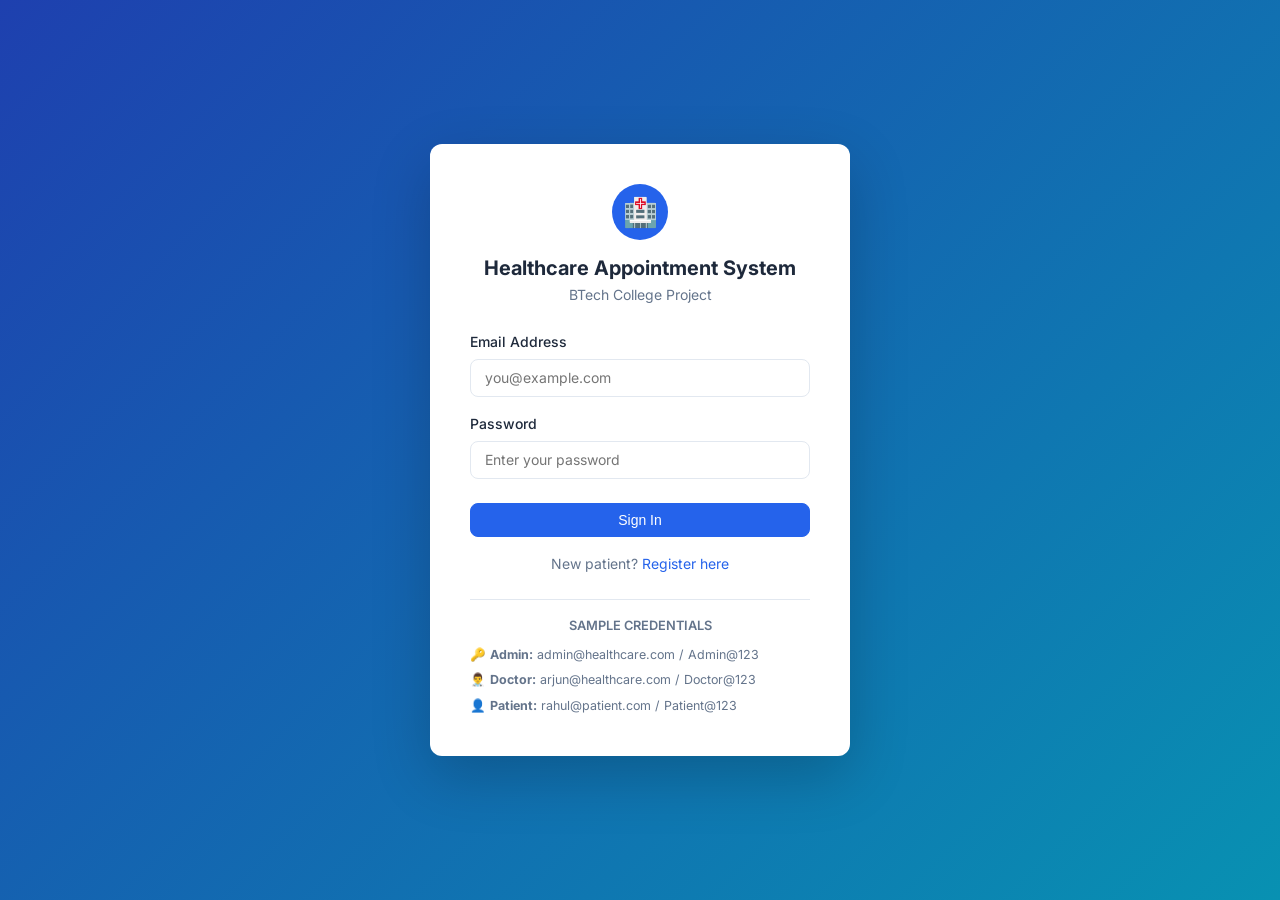
<file: HealthcareApp.Web/index.html>
<!DOCTYPE html>
<html lang="en">
<head>
  <meta charset="UTF-8">
  <meta name="viewport" content="width=device-width, initial-scale=1.0">
  <title>Login — Healthcare Appointment System</title>
  <meta name="description" content="Login to Healthcare Appointment Management System">
  <link rel="stylesheet" href="css/styles.css">
</head>
<body>
  <div class="auth-page">
    <div class="auth-card">
      <div class="auth-logo">
        <div class="logo-icon">🏥</div>
        <h1>Healthcare Appointment System</h1>
        <p>BTech College Project</p>
      </div>

      <div id="alert-box" class="alert alert-danger hidden"></div>

      <form id="login-form">
        <div class="form-group">
          <label for="email">Email Address</label>
          <input type="email" id="email" class="form-control" placeholder="you@example.com" required autocomplete="email">
        </div>
        <div class="form-group">
          <label for="password">Password</label>
          <input type="password" id="password" class="form-control" placeholder="Enter your password" required autocomplete="current-password">
        </div>
        <button type="submit" id="btn-login" class="btn btn-primary btn-full" style="margin-top:0.5rem">
          Sign In
        </button>
      </form>

      <p class="text-center mt-2 text-muted">
        New patient? <a href="register.html">Register here</a>
      </p>

      <div style="margin-top:1.5rem; padding-top:1rem; border-top:1px solid var(--border);">
        <p class="text-muted text-center mb-1" style="font-size:0.8rem; font-weight:600">SAMPLE CREDENTIALS</p>
        <div style="display:grid; gap:0.35rem; font-size:0.78rem; color:var(--text-muted);">
          <div>🔑 <strong>Admin:</strong> admin@healthcare.com / Admin@123</div>
          <div>👨‍⚕️ <strong>Doctor:</strong> arjun@healthcare.com / Doctor@123</div>
          <div>👤 <strong>Patient:</strong> rahul@patient.com / Patient@123</div>
        </div>
      </div>
    </div>
  </div>

  <script src="js/api.js"></script>
  <script>
    // Redirect if already logged in
    if (getToken()) {
        const role = getRole();
        if (role === 'Admin')   window.location.href = '/admin/dashboard.html';
        else if (role === 'Doctor')  window.location.href = '/doctor/dashboard.html';
        else                         window.location.href = '/patient/dashboard.html';
    }

    document.getElementById('login-form').addEventListener('submit', async (e) => {
        e.preventDefault();
        const btn     = document.getElementById('btn-login');
        const alertBox = document.getElementById('alert-box');
        alertBox.classList.add('hidden');
        btn.textContent = 'Signing in...';
        btn.disabled = true;

        try {
            const data = await Auth.login(
                document.getElementById('email').value,
                document.getElementById('password').value
            );
            saveAuth(data);
            // Redirect by role
            if (data.role === 'Admin')  window.location.href = '/admin/dashboard.html';
            else if (data.role === 'Doctor') window.location.href = '/doctor/dashboard.html';
            else                              window.location.href = '/patient/dashboard.html';
        } catch (err) {
            alertBox.textContent = err.message;
            alertBox.classList.remove('hidden');
            btn.textContent = 'Sign In';
            btn.disabled = false;
        }
    });
  </script>
</body>
</html>
</file>
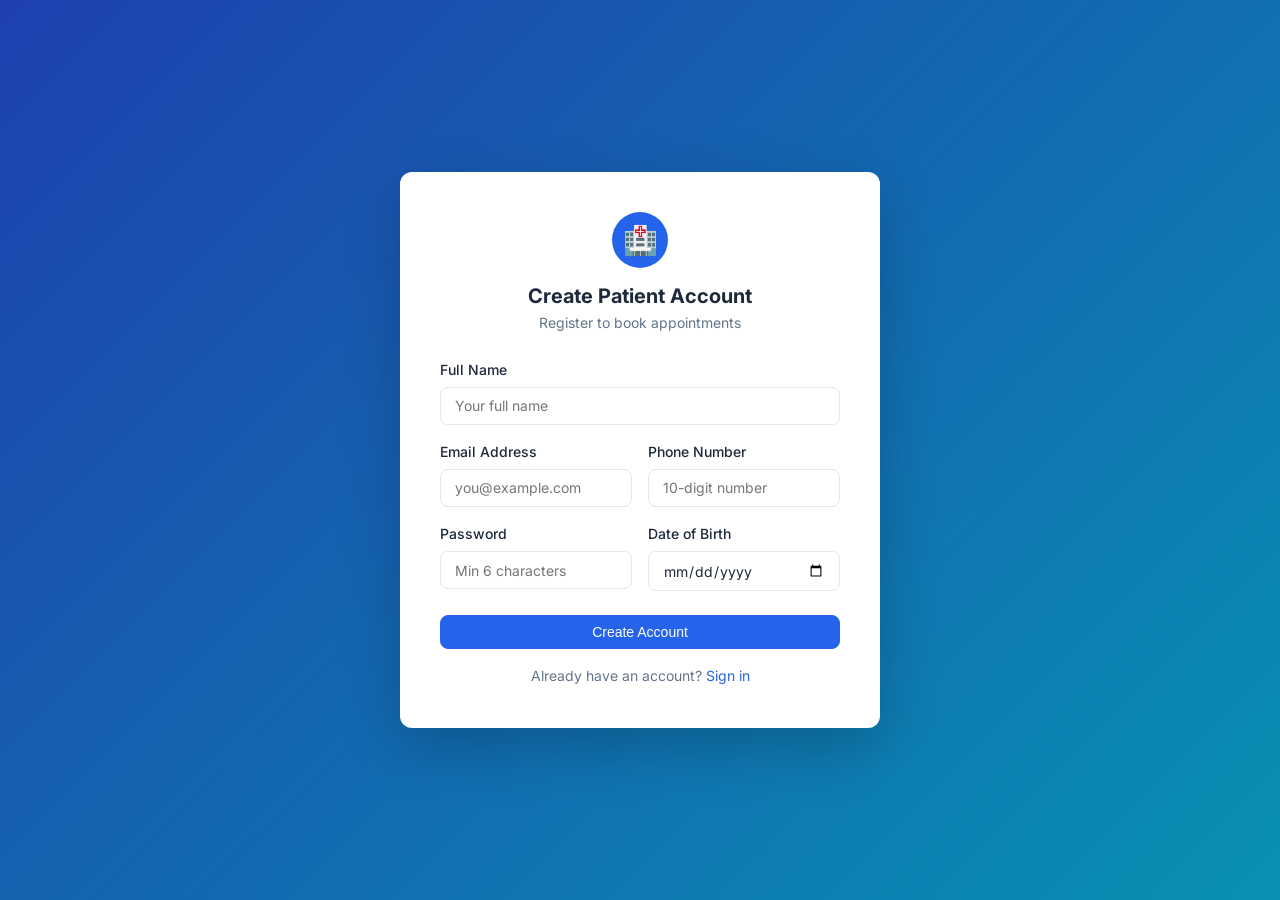
<file: HealthcareApp.Web/register.html>
<!DOCTYPE html>
<html lang="en">
<head>
  <meta charset="UTF-8">
  <meta name="viewport" content="width=device-width, initial-scale=1.0">
  <title>Register — Healthcare Appointment System</title>
  <meta name="description" content="Register as a new patient">
  <link rel="stylesheet" href="css/styles.css">
</head>
<body>
  <div class="auth-page">
    <div class="auth-card" style="max-width:480px">
      <div class="auth-logo">
        <div class="logo-icon">🏥</div>
        <h1>Create Patient Account</h1>
        <p>Register to book appointments</p>
      </div>

      <div id="alert-box" class="alert alert-danger hidden"></div>

      <form id="register-form">
        <div class="form-group">
          <label for="fullName">Full Name</label>
          <input type="text" id="fullName" class="form-control" placeholder="Your full name" required>
        </div>
        <div class="form-row">
          <div class="form-group">
            <label for="email">Email Address</label>
            <input type="email" id="email" class="form-control" placeholder="you@example.com" required>
          </div>
          <div class="form-group">
            <label for="phone">Phone Number</label>
            <input type="tel" id="phone" class="form-control" placeholder="10-digit number">
          </div>
        </div>
        <div class="form-row">
          <div class="form-group">
            <label for="password">Password</label>
            <input type="password" id="password" class="form-control" placeholder="Min 6 characters" required>
          </div>
          <div class="form-group">
            <label for="dob">Date of Birth</label>
            <input type="date" id="dob" class="form-control">
          </div>
        </div>
        <button type="submit" id="btn-register" class="btn btn-primary btn-full" style="margin-top:0.5rem">
          Create Account
        </button>
      </form>

      <p class="text-center mt-2 text-muted">
        Already have an account? <a href="index.html">Sign in</a>
      </p>
    </div>
  </div>

  <script src="js/api.js"></script>
  <script>
    if (getToken()) window.location.href = '/patient/dashboard.html';

    document.getElementById('register-form').addEventListener('submit', async (e) => {
        e.preventDefault();
        const btn      = document.getElementById('btn-register');
        const alertBox = document.getElementById('alert-box');
        alertBox.classList.add('hidden');
        btn.textContent = 'Creating account...';
        btn.disabled = true;

        const dto = {
            fullName:    document.getElementById('fullName').value,
            email:       document.getElementById('email').value,
            password:    document.getElementById('password').value,
            phone:       document.getElementById('phone').value || null,
            dateOfBirth: document.getElementById('dob').value || null,
        };

        try {
            const data = await Auth.register(dto);
            saveAuth(data);
            window.location.href = '/patient/dashboard.html';
        } catch (err) {
            alertBox.textContent = err.message;
            alertBox.classList.remove('hidden');
            btn.textContent = 'Create Account';
            btn.disabled = false;
        }
    });
  </script>
</body>
</html>
</file>
<file: HealthcareApp.Web/css/styles.css>
/* ================================================================
   Healthcare Appointment Management System - Global Styles
   ================================================================ */

@import url('https://fonts.googleapis.com/css2?family=Inter:wght@300;400;500;600;700&display=swap');

/* ── CSS Variables ─────────────────────────────────────────────── */
:root {
  --primary:      #2563eb;
  --primary-dark: #1d4ed8;
  --primary-light:#dbeafe;
  --secondary:    #0891b2;
  --success:      #16a34a;
  --warning:      #d97706;
  --danger:       #dc2626;
  --text:         #1e293b;
  --text-muted:   #64748b;
  --bg:           #f1f5f9;
  --white:        #ffffff;
  --border:       #e2e8f0;
  --shadow:       0 1px 3px rgba(0,0,0,0.1), 0 1px 2px rgba(0,0,0,0.06);
  --shadow-md:    0 4px 6px rgba(0,0,0,0.07), 0 2px 4px rgba(0,0,0,0.06);
  --radius:       8px;
  --radius-lg:    12px;
  --sidebar-w:    240px;
}

/* ── Reset ─────────────────────────────────────────────────────── */
*, *::before, *::after { box-sizing: border-box; margin: 0; padding: 0; }
html { font-size: 16px; }
body {
  font-family: 'Inter', system-ui, sans-serif;
  background: var(--bg);
  color: var(--text);
  line-height: 1.6;
  min-height: 100vh;
}
a { color: var(--primary); text-decoration: none; }
a:hover { text-decoration: underline; }
img { max-width: 100%; }
ul { list-style: none; }

/* ── Auth Pages (Login / Register) ─────────────────────────────── */
.auth-page {
  display: flex;
  align-items: center;
  justify-content: center;
  min-height: 100vh;
  background: linear-gradient(135deg, #1e40af 0%, #0891b2 100%);
  padding: 1rem;
}

.auth-card {
  background: var(--white);
  border-radius: var(--radius-lg);
  padding: 2.5rem;
  width: 100%;
  max-width: 420px;
  box-shadow: 0 20px 60px rgba(0,0,0,0.2);
}

.auth-logo {
  text-align: center;
  margin-bottom: 1.5rem;
}
.auth-logo .logo-icon {
  width: 56px;
  height: 56px;
  background: var(--primary);
  border-radius: 50%;
  display: flex;
  align-items: center;
  justify-content: center;
  margin: 0 auto 0.75rem;
  font-size: 1.75rem;
}
.auth-logo h1 {
  font-size: 1.25rem;
  font-weight: 700;
  color: var(--text);
}
.auth-logo p {
  font-size: 0.875rem;
  color: var(--text-muted);
}

/* ── Layout: Sidebar + Content ─────────────────────────────────── */
.layout {
  display: flex;
  min-height: 100vh;
}

.sidebar {
  width: var(--sidebar-w);
  background: var(--white);
  border-right: 1px solid var(--border);
  display: flex;
  flex-direction: column;
  position: fixed;
  top: 0; left: 0; bottom: 0;
  z-index: 100;
  box-shadow: var(--shadow-md);
}

.sidebar-logo {
  padding: 1.25rem 1.5rem;
  border-bottom: 1px solid var(--border);
  display: flex;
  align-items: center;
  gap: 0.75rem;
}
.sidebar-logo .logo-icon {
  width: 36px;
  height: 36px;
  background: var(--primary);
  border-radius: 8px;
  display: flex;
  align-items: center;
  justify-content: center;
  font-size: 1.1rem;
  color: white;
  flex-shrink: 0;
}
.sidebar-logo span {
  font-size: 0.9rem;
  font-weight: 700;
  color: var(--text);
  line-height: 1.2;
}

.sidebar-user {
  padding: 1rem 1.5rem;
  border-bottom: 1px solid var(--border);
  background: var(--primary-light);
}
.sidebar-user .user-name {
  font-size: 0.875rem;
  font-weight: 600;
  color: var(--primary-dark);
}
.sidebar-user .user-role {
  font-size: 0.75rem;
  color: var(--text-muted);
  text-transform: capitalize;
}

.sidebar-nav {
  flex: 1;
  padding: 0.75rem 0;
  overflow-y: auto;
}
.nav-item {
  display: flex;
  align-items: center;
  gap: 0.75rem;
  padding: 0.625rem 1.5rem;
  color: var(--text-muted);
  font-size: 0.875rem;
  font-weight: 500;
  cursor: pointer;
  transition: all 0.15s;
  border-left: 3px solid transparent;
  text-decoration: none;
}
.nav-item:hover {
  color: var(--primary);
  background: var(--primary-light);
  text-decoration: none;
}
.nav-item.active {
  color: var(--primary);
  background: var(--primary-light);
  border-left-color: var(--primary);
}
.nav-item .icon { font-size: 1.1rem; width: 20px; text-align: center; }

.sidebar-footer {
  padding: 1rem 1.5rem;
  border-top: 1px solid var(--border);
}
.btn-logout {
  display: flex;
  align-items: center;
  gap: 0.5rem;
  color: var(--danger);
  font-size: 0.875rem;
  font-weight: 500;
  cursor: pointer;
  background: none;
  border: none;
  padding: 0;
  width: 100%;
}
.btn-logout:hover { opacity: 0.8; }

.main-content {
  margin-left: var(--sidebar-w);
  flex: 1;
  display: flex;
  flex-direction: column;
}

.topbar {
  background: var(--white);
  border-bottom: 1px solid var(--border);
  padding: 1rem 1.5rem;
  display: flex;
  align-items: center;
  justify-content: space-between;
}
.topbar h2 {
  font-size: 1.1rem;
  font-weight: 600;
  color: var(--text);
}
.topbar .breadcrumb {
  font-size: 0.8rem;
  color: var(--text-muted);
}

.content-area {
  flex: 1;
  padding: 1.5rem;
}

/* ── Cards ─────────────────────────────────────────────────────── */
.card {
  background: var(--white);
  border-radius: var(--radius-lg);
  border: 1px solid var(--border);
  box-shadow: var(--shadow);
}
.card-header {
  padding: 1rem 1.25rem;
  border-bottom: 1px solid var(--border);
  display: flex;
  align-items: center;
  justify-content: space-between;
}
.card-header h3 { font-size: 1rem; font-weight: 600; }
.card-body { padding: 1.25rem; }

/* Stat Cards */
.stats-grid {
  display: grid;
  grid-template-columns: repeat(auto-fill, minmax(200px, 1fr));
  gap: 1rem;
  margin-bottom: 1.5rem;
}
.stat-card {
  background: var(--white);
  border-radius: var(--radius-lg);
  padding: 1.25rem;
  border: 1px solid var(--border);
  box-shadow: var(--shadow);
  display: flex;
  align-items: center;
  gap: 1rem;
}
.stat-icon {
  width: 48px;
  height: 48px;
  border-radius: var(--radius);
  display: flex;
  align-items: center;
  justify-content: center;
  font-size: 1.5rem;
  flex-shrink: 0;
}
.stat-icon.blue   { background: #dbeafe; }
.stat-icon.green  { background: #dcfce7; }
.stat-icon.orange { background: #fef3c7; }
.stat-icon.purple { background: #ede9fe; }
.stat-info .value { font-size: 1.5rem; font-weight: 700; color: var(--text); }
.stat-info .label { font-size: 0.8rem; color: var(--text-muted); }

/* ── Buttons ─────────────────────────────────────────────────────*/
.btn {
  display: inline-flex;
  align-items: center;
  gap: 0.4rem;
  padding: 0.5rem 1rem;
  border-radius: var(--radius);
  font-size: 0.875rem;
  font-weight: 500;
  cursor: pointer;
  border: 1px solid transparent;
  transition: all 0.15s;
  text-decoration: none;
}
.btn:hover { text-decoration: none; opacity: 0.9; }
.btn:active { transform: scale(0.98); }
.btn-primary   { background: var(--primary);   color: white; border-color: var(--primary); }
.btn-primary:hover { background: var(--primary-dark); }
.btn-secondary { background: var(--white);     color: var(--text); border-color: var(--border); }
.btn-success   { background: var(--success);   color: white; }
.btn-danger    { background: var(--danger);    color: white; }
.btn-warning   { background: var(--warning);   color: white; }
.btn-sm { padding: 0.3rem 0.65rem; font-size: 0.8rem; }
.btn-full { width: 100%; justify-content: center; }

/* ── Forms ──────────────────────────────────────────────────────  */
.form-group { margin-bottom: 1rem; }
.form-group label {
  display: block;
  font-size: 0.875rem;
  font-weight: 500;
  margin-bottom: 0.35rem;
  color: var(--text);
}
.form-control {
  width: 100%;
  padding: 0.6rem 0.875rem;
  border: 1px solid var(--border);
  border-radius: var(--radius);
  font-size: 0.875rem;
  font-family: inherit;
  background: var(--white);
  color: var(--text);
  transition: border-color 0.15s, box-shadow 0.15s;
}
.form-control:focus {
  outline: none;
  border-color: var(--primary);
  box-shadow: 0 0 0 3px rgba(37,99,235,0.12);
}
.form-row {
  display: grid;
  grid-template-columns: 1fr 1fr;
  gap: 1rem;
}

/* ── Table ──────────────────────────────────────────────────────  */
.table-container {
  overflow-x: auto;
  border-radius: var(--radius-lg);
  border: 1px solid var(--border);
}
table {
  width: 100%;
  border-collapse: collapse;
  background: var(--white);
  font-size: 0.875rem;
}
thead { background: #f8fafc; }
th {
  padding: 0.75rem 1rem;
  text-align: left;
  font-size: 0.8rem;
  font-weight: 600;
  color: var(--text-muted);
  text-transform: uppercase;
  letter-spacing: 0.04em;
  border-bottom: 1px solid var(--border);
}
td {
  padding: 0.875rem 1rem;
  border-bottom: 1px solid var(--border);
  color: var(--text);
  vertical-align: middle;
}
tr:last-child td { border-bottom: none; }
tbody tr:hover { background: #f8fafc; }

/* ── Status Badges ───────────────────────────────────────────────  */
.badge {
  display: inline-block;
  padding: 0.2rem 0.6rem;
  border-radius: 99px;
  font-size: 0.75rem;
  font-weight: 600;
  text-transform: capitalize;
}
.badge-pending   { background: #fef3c7; color: #92400e; }
.badge-confirmed { background: #dcfce7; color: #166534; }
.badge-rejected  { background: #fee2e2; color: #991b1b; }
.badge-cancelled { background: #f1f5f9; color: #475569; }
.badge-completed { background: #dbeafe; color: #1e40af; }

/* ── Doctor Cards (grid) ─────────────────────────────────────────  */
.doctors-grid {
  display: grid;
  grid-template-columns: repeat(auto-fill, minmax(280px, 1fr));
  gap: 1rem;
}
.doctor-card {
  background: var(--white);
  border-radius: var(--radius-lg);
  border: 1px solid var(--border);
  padding: 1.25rem;
  box-shadow: var(--shadow);
  transition: box-shadow 0.2s, transform 0.2s;
}
.doctor-card:hover { box-shadow: var(--shadow-md); transform: translateY(-2px); }
.doctor-avatar {
  width: 56px;
  height: 56px;
  border-radius: 50%;
  background: var(--primary);
  color: white;
  display: flex;
  align-items: center;
  justify-content: center;
  font-size: 1.25rem;
  font-weight: 700;
  margin-bottom: 0.75rem;
}
.doctor-name  { font-size: 1rem; font-weight: 600; color: var(--text); }
.doctor-spec  { font-size: 0.8rem; color: var(--primary); font-weight: 500; margin-bottom: 0.5rem; }
.doctor-bio   { font-size: 0.8rem; color: var(--text-muted); margin-bottom: 0.75rem; line-height: 1.5; }
.doctor-phone { font-size: 0.8rem; color: var(--text-muted); margin-bottom: 0.75rem; }

/* ── Availability Slots ──────────────────────────────────────────  */
.slots-grid {
  display: flex;
  flex-wrap: wrap;
  gap: 0.5rem;
}
.slot-btn {
  padding: 0.5rem 0.875rem;
  border: 2px solid var(--border);
  border-radius: var(--radius);
  font-size: 0.8rem;
  font-weight: 500;
  cursor: pointer;
  background: var(--white);
  color: var(--text);
  transition: all 0.15s;
}
.slot-btn:hover { border-color: var(--primary); color: var(--primary); }
.slot-btn.selected {
  background: var(--primary);
  color: white;
  border-color: var(--primary);
}
.slot-btn.booked {
  background: #f1f5f9;
  color: var(--text-muted);
  border-color: var(--border);
  cursor: not-allowed;
  text-decoration: line-through;
}

/* ── Filters Bar ─────────────────────────────────────────────────  */
.filters-bar {
  display: flex;
  gap: 0.75rem;
  margin-bottom: 1rem;
  align-items: center;
  flex-wrap: wrap;
}
.filters-bar .form-control { max-width: 220px; }

/* ── Alerts / Toasts ─────────────────────────────────────────────  */
.alert {
  padding: 0.75rem 1rem;
  border-radius: var(--radius);
  font-size: 0.875rem;
  margin-bottom: 1rem;
}
.alert-success { background: #dcfce7; color: #166534; border: 1px solid #bbf7d0; }
.alert-danger  { background: #fee2e2; color: #991b1b; border: 1px solid #fecaca; }
.alert-info    { background: #dbeafe; color: #1e40af; border: 1px solid #bfdbfe; }

/* Toast notification */
#toast-container {
  position: fixed;
  top: 1rem; right: 1rem;
  z-index: 9999;
  display: flex;
  flex-direction: column;
  gap: 0.5rem;
}
.toast {
  padding: 0.75rem 1.25rem;
  border-radius: var(--radius);
  color: white;
  font-size: 0.875rem;
  font-weight: 500;
  box-shadow: var(--shadow-md);
  animation: slideIn 0.3s ease;
  min-width: 240px;
}
.toast.success { background: var(--success); }
.toast.error   { background: var(--danger); }
.toast.info    { background: var(--primary); }
@keyframes slideIn {
  from { transform: translateX(100%); opacity: 0; }
  to   { transform: translateX(0);    opacity: 1; }
}

/* ── Modal ───────────────────────────────────────────────────────  */
.modal-overlay {
  display: none;
  position: fixed;
  inset: 0;
  background: rgba(0,0,0,0.4);
  z-index: 500;
  align-items: center;
  justify-content: center;
  padding: 1rem;
}
.modal-overlay.open { display: flex; }
.modal {
  background: var(--white);
  border-radius: var(--radius-lg);
  padding: 1.75rem;
  width: 100%;
  max-width: 480px;
  box-shadow: 0 25px 50px rgba(0,0,0,0.15);
  animation: modalIn 0.2s ease;
}
@keyframes modalIn {
  from { transform: scale(0.95); opacity: 0; }
  to   { transform: scale(1);    opacity: 1; }
}
.modal-header {
  display: flex;
  align-items: center;
  justify-content: space-between;
  margin-bottom: 1.25rem;
}
.modal-header h3 { font-size: 1.1rem; font-weight: 600; }
.modal-close {
  width: 28px; height: 28px;
  border: none; background: none;
  font-size: 1.2rem;
  cursor: pointer;
  color: var(--text-muted);
  border-radius: 50%;
  display: flex; align-items: center; justify-content: center;
}
.modal-close:hover { background: var(--bg); }
.modal-footer {
  display: flex;
  gap: 0.75rem;
  justify-content: flex-end;
  margin-top: 1.25rem;
}

/* ── Loading / Empty States ──────────────────────────────────────  */
.loading {
  text-align: center;
  padding: 3rem;
  color: var(--text-muted);
  font-size: 0.9rem;
}
.empty-state {
  text-align: center;
  padding: 3rem;
  color: var(--text-muted);
}
.empty-state .icon { font-size: 3rem; margin-bottom: 0.75rem; }
.empty-state h3 { font-size: 1rem; font-weight: 600; margin-bottom: 0.5rem; color: var(--text); }

/* ── Misc ────────────────────────────────────────────────────────  */
.mb-1 { margin-bottom: 0.5rem; }
.mb-2 { margin-bottom: 1rem;   }
.mb-3 { margin-bottom: 1.5rem; }
.mt-1 { margin-top:    0.5rem; }
.mt-2 { margin-top:    1rem;   }
.text-muted { color: var(--text-muted); font-size: 0.875rem; }
.text-center { text-align: center; }
.flex { display: flex; }
.flex-between { display: flex; justify-content: space-between; align-items: center; }
.gap-1 { gap: 0.5rem; }
.gap-2 { gap: 1rem; }
.hidden { display: none !important; }

/* ── Responsive ──────────────────────────────────────────────────  */
@media (max-width: 768px) {
  .sidebar { transform: translateX(-100%); }
  .main-content { margin-left: 0; }
  .form-row { grid-template-columns: 1fr; }
  .stats-grid { grid-template-columns: 1fr 1fr; }
}
</file>
